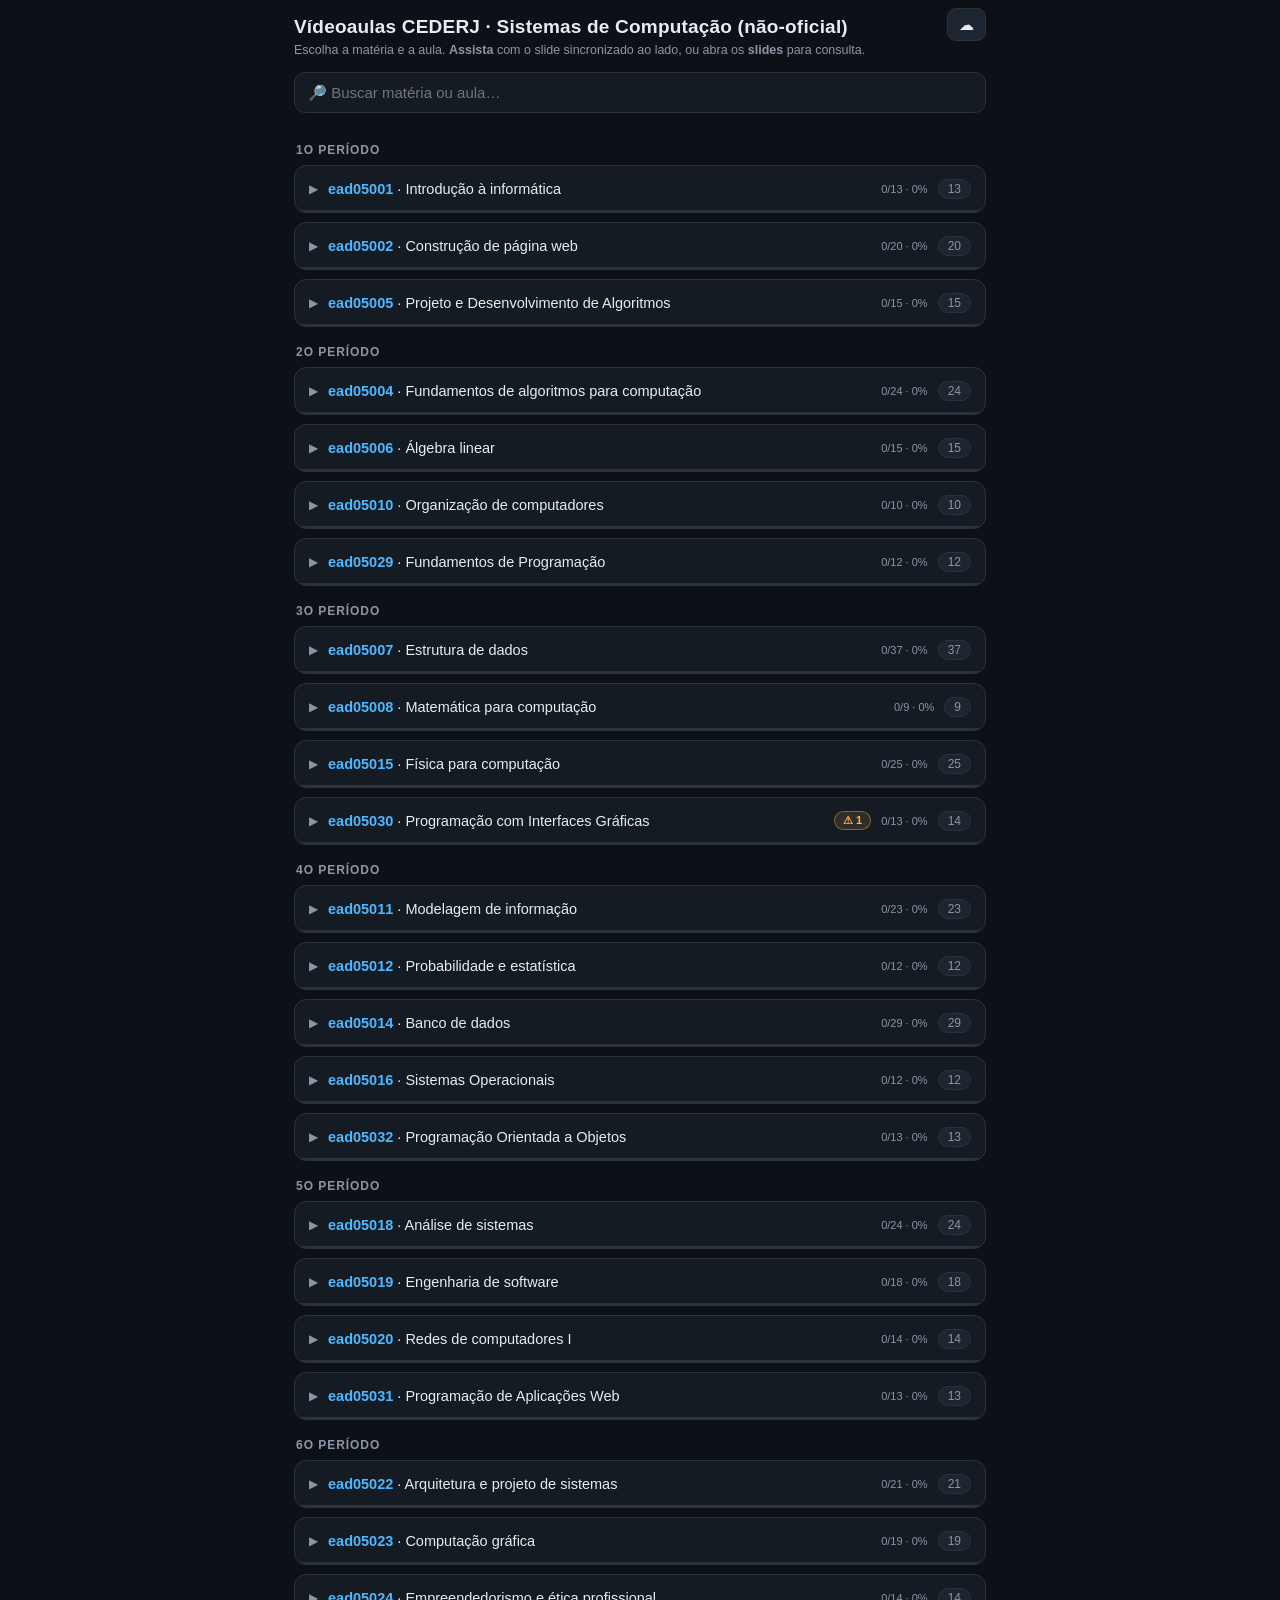
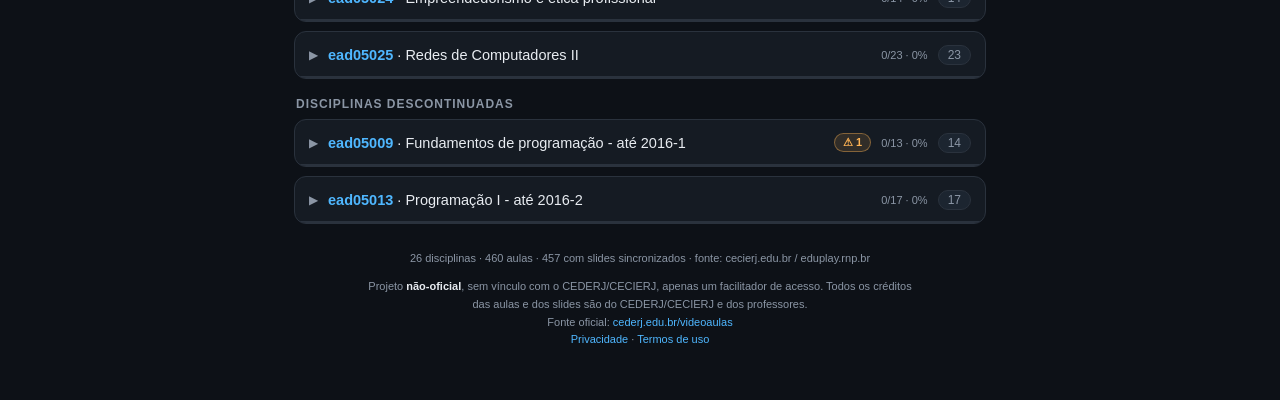
<file: docs/index.html>
<!DOCTYPE html>
<html lang="pt-BR">

<head>
  <meta charset="UTF-8">
  <meta name="viewport" content="width=device-width, initial-scale=1.0, viewport-fit=cover">
  <meta name="theme-color" content="#0d1117">
  <title>Vídeoaulas · CEDERJ</title>
  <link rel="stylesheet" href="assets/css/styles.css">
</head>

<body>
  <!-- ================= CATÁLOGO ================= -->
  <div id="catalog">
    <header class="top">
      <div class="titlebar">
        <h1>Vídeoaulas CEDERJ · Sistemas de Computação (não-oficial)</h1>
        <button id="syncBtn" title="Sincronizar progresso entre aparelhos" aria-label="Sincronizar"
          aria-expanded="false">☁</button>
      </div>
      <p class="sub">Escolha a matéria e a aula. <b>Assista</b> com o slide sincronizado ao lado, ou abra os
        <b>slides</b> para consulta.
      </p>
      <input class="search" id="search" type="text" placeholder="🔎 Buscar matéria ou aula…" autocomplete="off">
    </header>
    <div id="list"></div>
    <p class="foot" id="foot"></p>
    <p class="foot credit">
      Projeto <b>não-oficial</b>, sem vínculo com o CEDERJ/CECIERJ, apenas um facilitador de acesso.
      Todos os créditos das aulas e dos slides são do CEDERJ/CECIERJ e dos professores.<br>
      Fonte oficial: <a href="https://cederj.edu.br/videoaulas/" target="_blank" rel="noopener">cederj.edu.br/videoaulas</a><br>
      <a href="privacidade.html">Privacidade</a> · <a href="termos.html">Termos de uso</a>
    </p>
  </div>

  <script src="assets/js/core.js"></script>
  <script src="assets/js/store.js"></script>
  <script src="assets/js/sync-config.js"></script>
  <script src="assets/js/gdrive.js"></script>
  <script src="assets/js/catalog.js"></script>
  <script src="assets/js/syncui.js"></script>
</body>

</html>
</file>
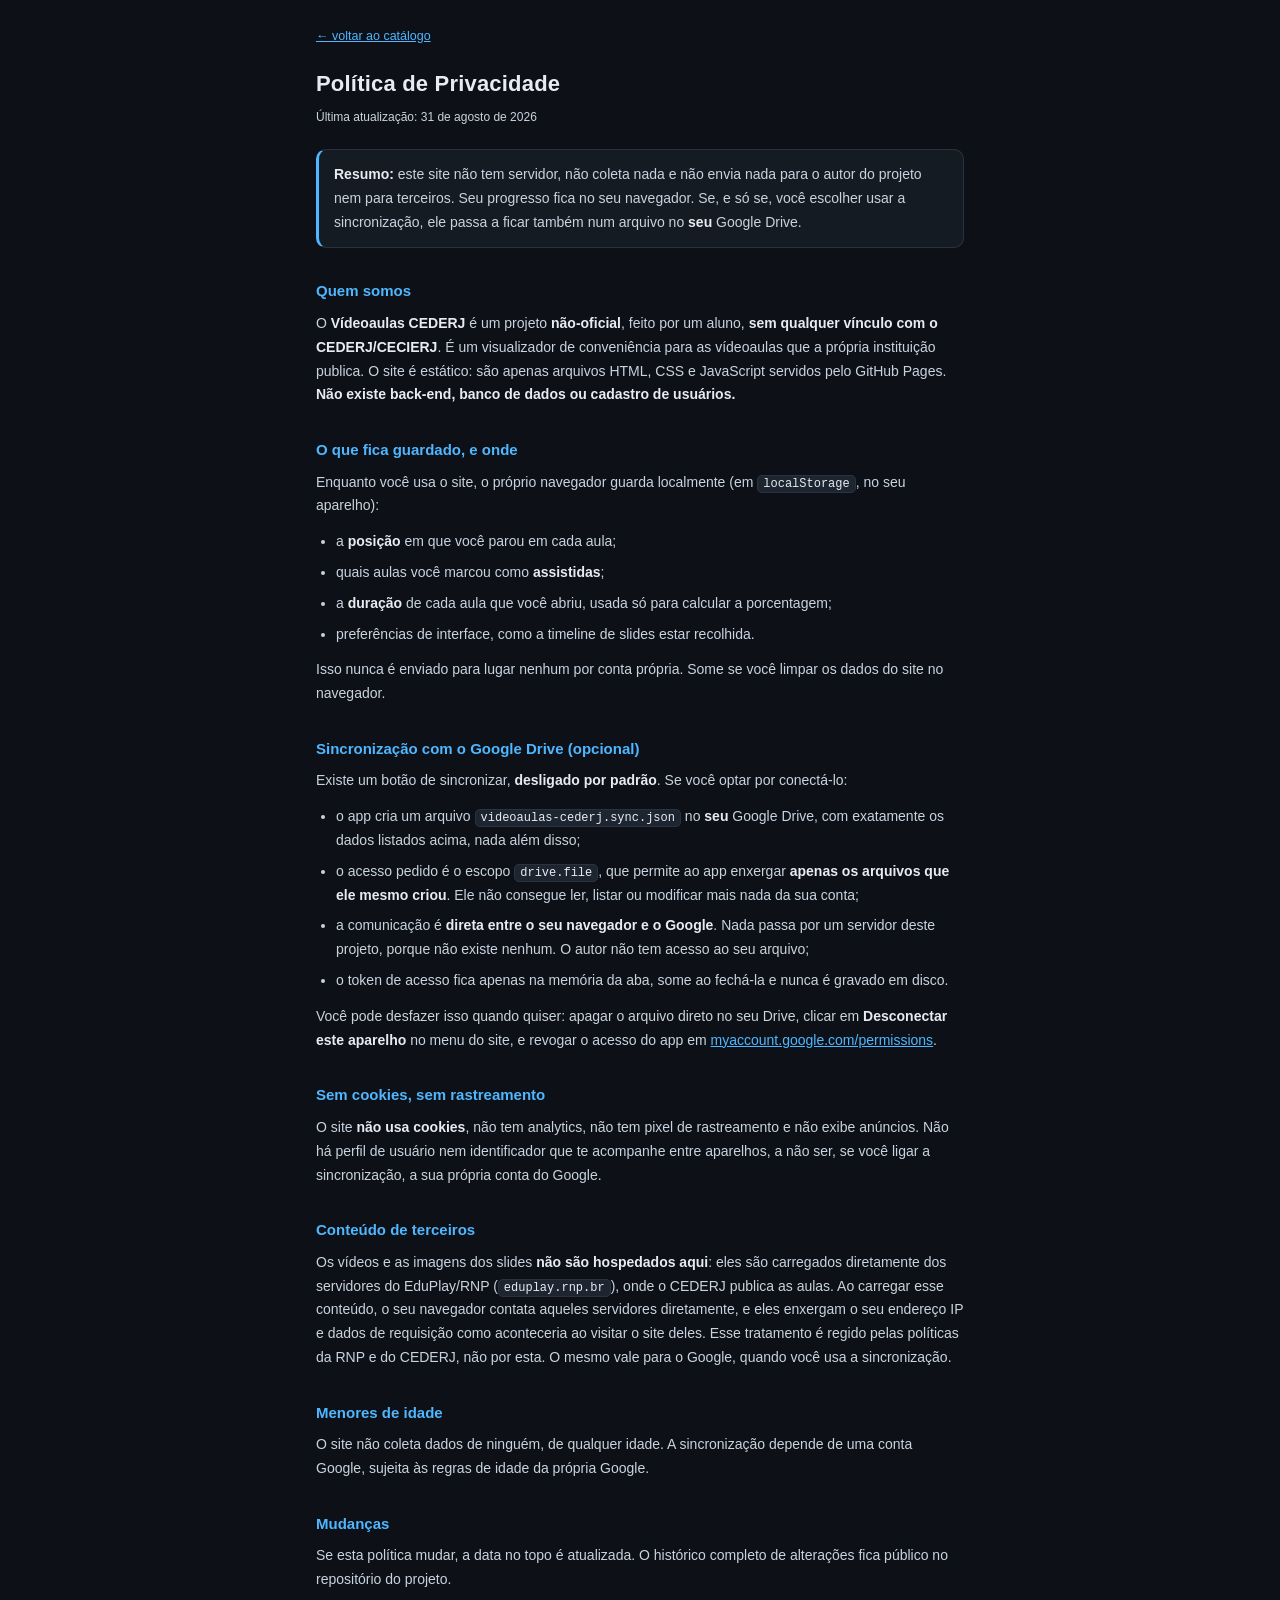
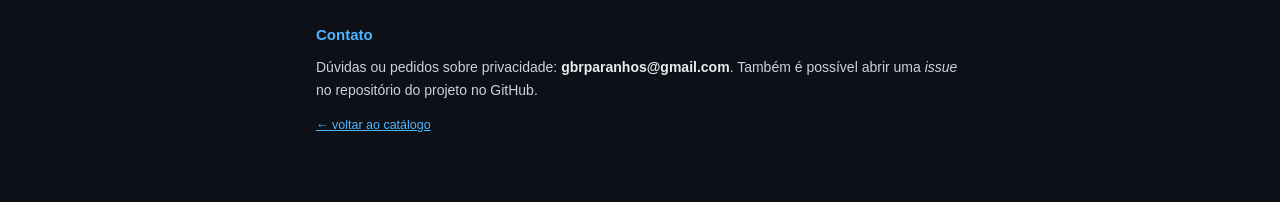
<file: docs/privacidade.html>
<!DOCTYPE html>
<html lang="pt-BR">

<head>
  <meta charset="UTF-8">
  <meta name="viewport" content="width=device-width, initial-scale=1.0, viewport-fit=cover">
  <meta name="theme-color" content="#0d1117">
  <title>Política de Privacidade · Vídeoaulas CEDERJ</title>
  <link rel="stylesheet" href="assets/css/styles.css">
</head>

<body>
  <div class="doc">
    <p class="doc-back"><a href="index.html">← voltar ao catálogo</a></p>
    <h1>Política de Privacidade</h1>
    <p class="doc-date">Última atualização: 31 de agosto de 2026</p>

    <div class="doc-tldr">
      <b>Resumo:</b> este site não tem servidor, não coleta nada e não envia nada para o autor
      do projeto nem para terceiros. Seu progresso fica no seu navegador. Se, e só se, você
      escolher usar a sincronização, ele passa a ficar também num arquivo no <b>seu</b> Google Drive.
    </div>

    <h2>Quem somos</h2>
    <p>
      O <b>Vídeoaulas CEDERJ</b> é um projeto <b>não-oficial</b>, feito por um aluno, <b>sem
      qualquer vínculo com o CEDERJ/CECIERJ</b>. É um visualizador de conveniência para as
      vídeoaulas que a própria instituição publica. O site é estático: são apenas arquivos
      HTML, CSS e JavaScript servidos pelo GitHub Pages. <b>Não existe back-end, banco de dados
      ou cadastro de usuários.</b>
    </p>

    <h2>O que fica guardado, e onde</h2>
    <p>
      Enquanto você usa o site, o próprio navegador guarda localmente (em
      <code>localStorage</code>, no seu aparelho):
    </p>
    <ul>
      <li>a <b>posição</b> em que você parou em cada aula;</li>
      <li>quais aulas você marcou como <b>assistidas</b>;</li>
      <li>a <b>duração</b> de cada aula que você abriu, usada só para calcular a porcentagem;</li>
      <li>preferências de interface, como a timeline de slides estar recolhida.</li>
    </ul>
    <p>
      Isso nunca é enviado para lugar nenhum por conta própria. Some se você limpar os dados do
      site no navegador.
    </p>

    <h2>Sincronização com o Google Drive (opcional)</h2>
    <p>
      Existe um botão de sincronizar, <b>desligado por padrão</b>. Se você optar por conectá-lo:
    </p>
    <ul>
      <li>
        o app cria um arquivo <code>videoaulas-cederj.sync.json</code> no <b>seu</b> Google Drive,
        com exatamente os dados listados acima, nada além disso;
      </li>
      <li>
        o acesso pedido é o escopo <code>drive.file</code>, que permite ao app enxergar
        <b>apenas os arquivos que ele mesmo criou</b>. Ele não consegue ler, listar ou modificar
        mais nada da sua conta;
      </li>
      <li>
        a comunicação é <b>direta entre o seu navegador e o Google</b>. Nada passa por um servidor
        deste projeto, porque não existe nenhum. O autor não tem acesso ao seu arquivo;
      </li>
      <li>
        o token de acesso fica apenas na memória da aba, some ao fechá-la e nunca é gravado em disco.
      </li>
    </ul>
    <p>
      Você pode desfazer isso quando quiser: apagar o arquivo direto no seu Drive, clicar em
      <b>Desconectar este aparelho</b> no menu do site, e revogar o acesso do app em
      <a href="https://myaccount.google.com/permissions" target="_blank" rel="noopener">
        myaccount.google.com/permissions</a>.
    </p>

    <h2>Sem cookies, sem rastreamento</h2>
    <p>
      O site <b>não usa cookies</b>, não tem analytics, não tem pixel de rastreamento e não exibe
      anúncios. Não há perfil de usuário nem identificador que te acompanhe entre aparelhos,
      a não ser, se você ligar a sincronização, a sua própria conta do Google.
    </p>

    <h2>Conteúdo de terceiros</h2>
    <p>
      Os vídeos e as imagens dos slides <b>não são hospedados aqui</b>: eles são carregados
      diretamente dos servidores do EduPlay/RNP (<code>eduplay.rnp.br</code>), onde o CEDERJ
      publica as aulas. Ao carregar esse conteúdo, o seu navegador contata aqueles servidores
      diretamente, e eles enxergam o seu endereço IP e dados de requisição como aconteceria ao
      visitar o site deles. Esse tratamento é regido pelas políticas da RNP e do CEDERJ, não por
      esta. O mesmo vale para o Google, quando você usa a sincronização.
    </p>

    <h2>Menores de idade</h2>
    <p>
      O site não coleta dados de ninguém, de qualquer idade. A sincronização depende de uma conta
      Google, sujeita às regras de idade da própria Google.
    </p>

    <h2>Mudanças</h2>
    <p>
      Se esta política mudar, a data no topo é atualizada. O histórico completo de alterações fica
      público no repositório do projeto.
    </p>

    <h2>Contato</h2>
    <p>
      Dúvidas ou pedidos sobre privacidade: <b>gbrparanhos@gmail.com</b>.
      Também é possível abrir uma <i>issue</i> no repositório do projeto no GitHub.
    </p>

    <p class="doc-back"><a href="index.html">← voltar ao catálogo</a></p>
  </div>
</body>

</html>
</file>
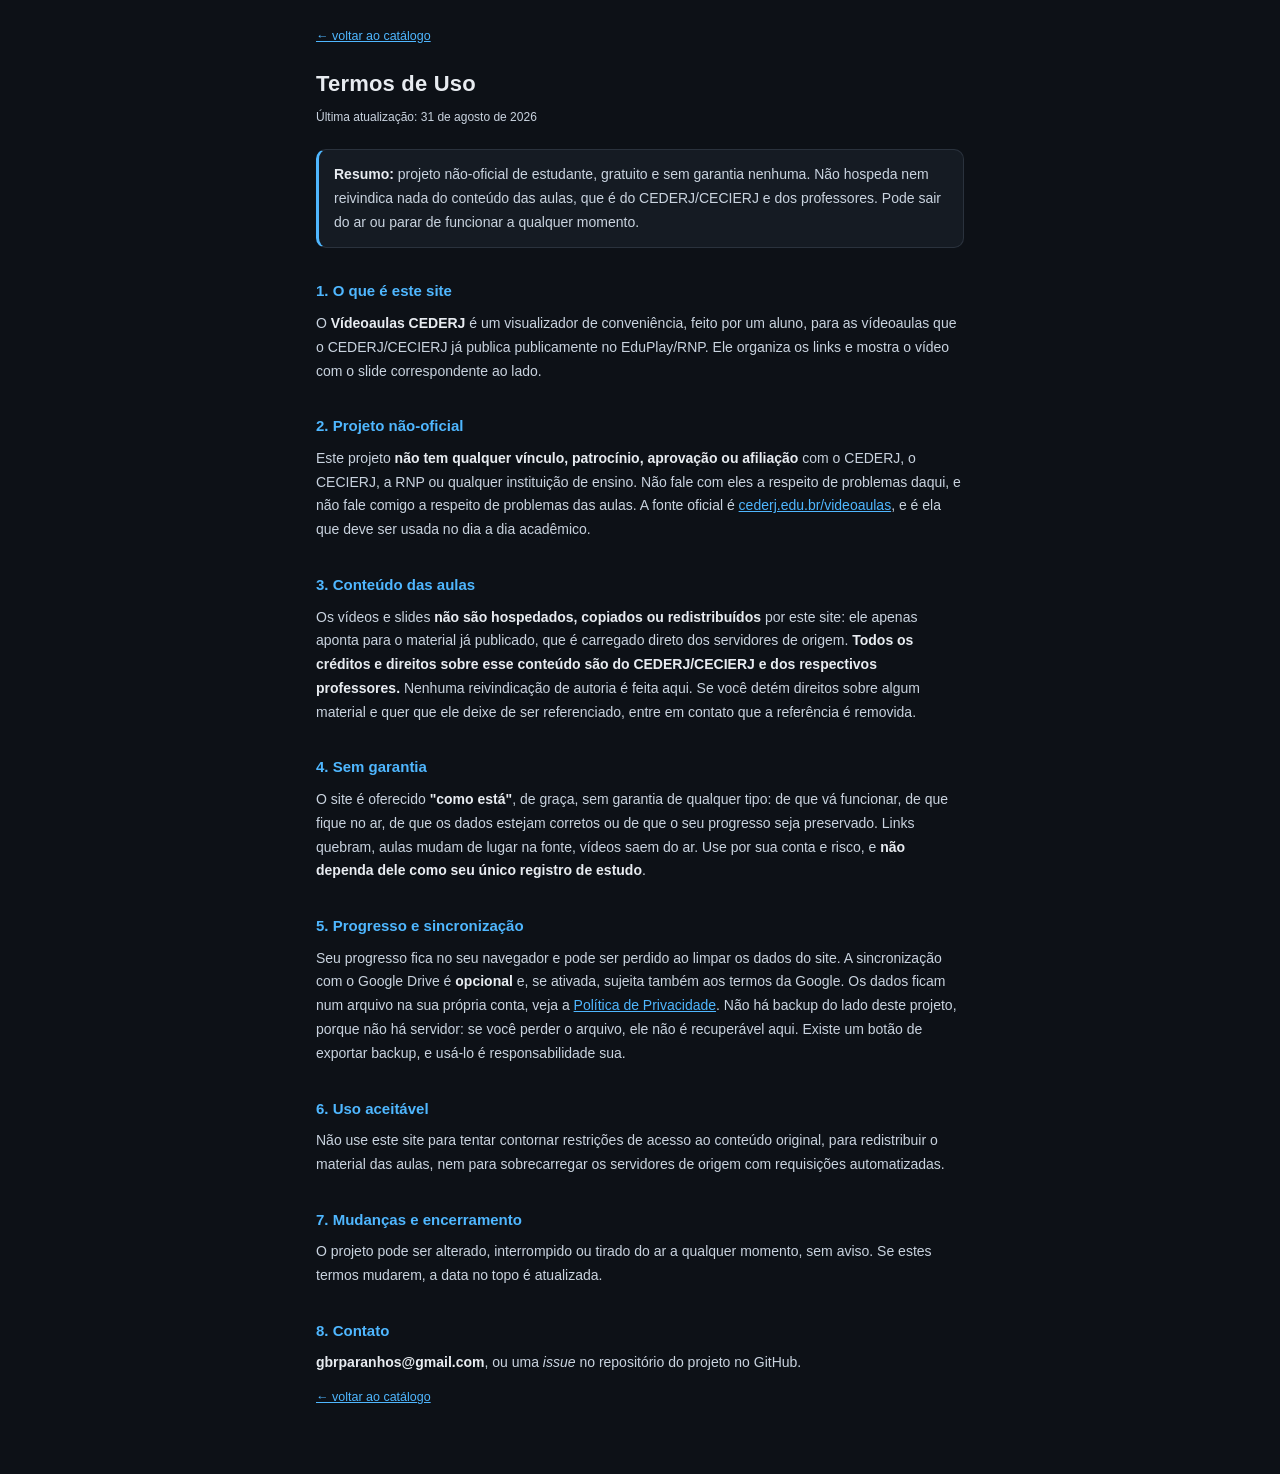
<file: docs/termos.html>
<!DOCTYPE html>
<html lang="pt-BR">

<head>
  <meta charset="UTF-8">
  <meta name="viewport" content="width=device-width, initial-scale=1.0, viewport-fit=cover">
  <meta name="theme-color" content="#0d1117">
  <title>Termos de Uso · Vídeoaulas CEDERJ</title>
  <link rel="stylesheet" href="assets/css/styles.css">
</head>

<body>
  <div class="doc">
    <p class="doc-back"><a href="index.html">← voltar ao catálogo</a></p>
    <h1>Termos de Uso</h1>
    <p class="doc-date">Última atualização: 31 de agosto de 2026</p>

    <div class="doc-tldr">
      <b>Resumo:</b> projeto não-oficial de estudante, gratuito e sem garantia nenhuma. Não
      hospeda nem reivindica nada do conteúdo das aulas, que é do CEDERJ/CECIERJ e dos professores.
      Pode sair do ar ou parar de funcionar a qualquer momento.
    </div>

    <h2>1. O que é este site</h2>
    <p>
      O <b>Vídeoaulas CEDERJ</b> é um visualizador de conveniência, feito por um aluno, para as
      vídeoaulas que o CEDERJ/CECIERJ já publica publicamente no EduPlay/RNP. Ele organiza os
      links e mostra o vídeo com o slide correspondente ao lado.
    </p>

    <h2>2. Projeto não-oficial</h2>
    <p>
      Este projeto <b>não tem qualquer vínculo, patrocínio, aprovação ou afiliação</b> com o
      CEDERJ, o CECIERJ, a RNP ou qualquer instituição de ensino. Não fale com eles a respeito de
      problemas daqui, e não fale comigo a respeito de problemas das aulas. A fonte oficial é
      <a href="https://cederj.edu.br/videoaulas/" target="_blank" rel="noopener">cederj.edu.br/videoaulas</a>,
      e é ela que deve ser usada no dia a dia acadêmico.
    </p>

    <h2>3. Conteúdo das aulas</h2>
    <p>
      Os vídeos e slides <b>não são hospedados, copiados ou redistribuídos</b> por este site: ele
      apenas aponta para o material já publicado, que é carregado direto dos servidores de origem.
      <b>Todos os créditos e direitos sobre esse conteúdo são do CEDERJ/CECIERJ e dos respectivos
      professores.</b> Nenhuma reivindicação de autoria é feita aqui. Se você detém direitos sobre
      algum material e quer que ele deixe de ser referenciado, entre em contato que a referência é
      removida.
    </p>

    <h2>4. Sem garantia</h2>
    <p>
      O site é oferecido <b>"como está"</b>, de graça, sem garantia de qualquer tipo: de que vá
      funcionar, de que fique no ar, de que os dados estejam corretos ou de que o seu progresso
      seja preservado. Links quebram, aulas mudam de lugar na fonte, vídeos saem do ar. Use por
      sua conta e risco, e <b>não dependa dele como seu único registro de estudo</b>.
    </p>

    <h2>5. Progresso e sincronização</h2>
    <p>
      Seu progresso fica no seu navegador e pode ser perdido ao limpar os dados do site. A
      sincronização com o Google Drive é <b>opcional</b> e, se ativada, sujeita também aos termos
      da Google. Os dados ficam num arquivo na sua própria conta, veja a
      <a href="privacidade.html">Política de Privacidade</a>. Não há backup do lado deste projeto,
      porque não há servidor: se você perder o arquivo, ele não é recuperável aqui. Existe um
      botão de exportar backup, e usá-lo é responsabilidade sua.
    </p>

    <h2>6. Uso aceitável</h2>
    <p>
      Não use este site para tentar contornar restrições de acesso ao conteúdo original, para
      redistribuir o material das aulas, nem para sobrecarregar os servidores de origem com
      requisições automatizadas.
    </p>

    <h2>7. Mudanças e encerramento</h2>
    <p>
      O projeto pode ser alterado, interrompido ou tirado do ar a qualquer momento, sem aviso. Se
      estes termos mudarem, a data no topo é atualizada.
    </p>

    <h2>8. Contato</h2>
    <p>
      <b>gbrparanhos@gmail.com</b>, ou uma <i>issue</i> no repositório do projeto no GitHub.
    </p>

    <p class="doc-back"><a href="index.html">← voltar ao catálogo</a></p>
  </div>
</body>

</html>
</file>
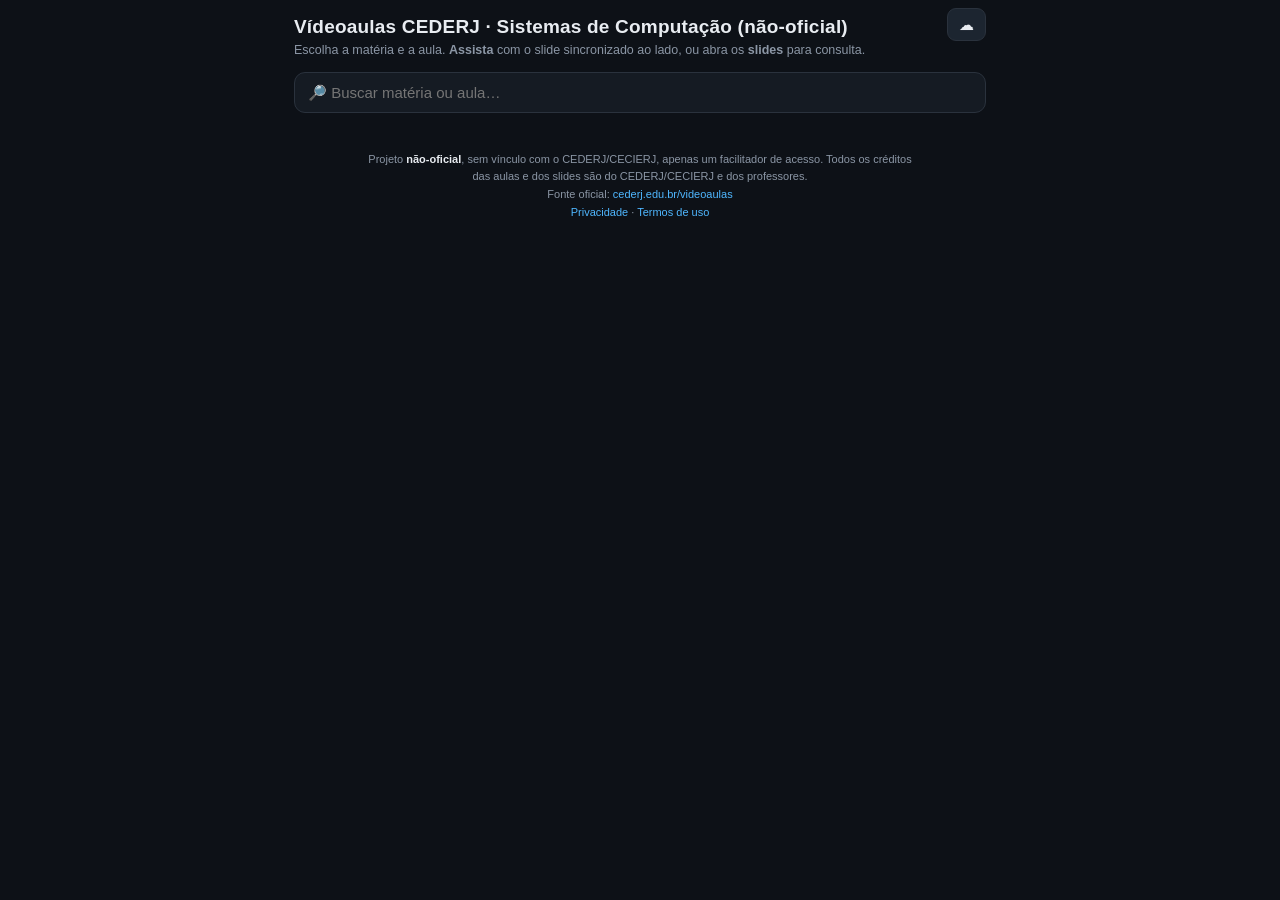
<file: docs/pages/player.html>
<!DOCTYPE html>
<html lang="pt-BR">

<head>
  <meta charset="UTF-8">
  <meta name="viewport" content="width=device-width, initial-scale=1.0, viewport-fit=cover">
  <meta name="theme-color" content="#000000">
  <title>CEDERJ · Player</title>
  <link rel="stylesheet" href="../assets/css/styles.css">
</head>

<body>
  <!-- ================= PLAYER ================= -->
  <div id="viewer" class="active">
    <div id="vbar">
      <button id="prevBtn" title="Aula anterior" aria-label="Aula anterior">◀</button>
      <span id="vtitle"></span>
      <button id="nextBtn" title="Próxima aula" aria-label="Próxima aula">▶</button>
      <label id="doneWrap" title="Marcar esta aula como assistida">
        <input type="checkbox" id="doneChk"><span>Assistida</span>
      </label>
      <button id="stripBtn" title="Ocultar timeline de slides" aria-pressed="false">▦ Timeline</button>
      <button id="fsBtn">⛶ Tela cheia</button>
      <button id="exitBtn" title="Voltar ao catálogo" aria-label="Voltar ao catálogo">✕</button>
    </div>
    <div id="stage">
      <div id="vidPane">
        <video id="vid" playsinline preload="metadata" controls></video>
        <iframe id="vframe" allow="autoplay; fullscreen; picture-in-picture" allowfullscreen
          style="display:none"></iframe>
      </div>
      <div id="slidePane">
        <span id="slideBadge">–</span>
        <img id="slideImg" alt="slide">
        <div id="noSlide" style="display:none"></div>
      </div>
    </div>
    <div id="vstrip"></div>
    <div id="fallnote" class="hidden"></div>
  </div>

  <script src="../assets/js/core.js"></script>
  <script src="../assets/js/store.js"></script>
  <script src="../assets/js/player.js"></script>
</body>

</html>
</file>
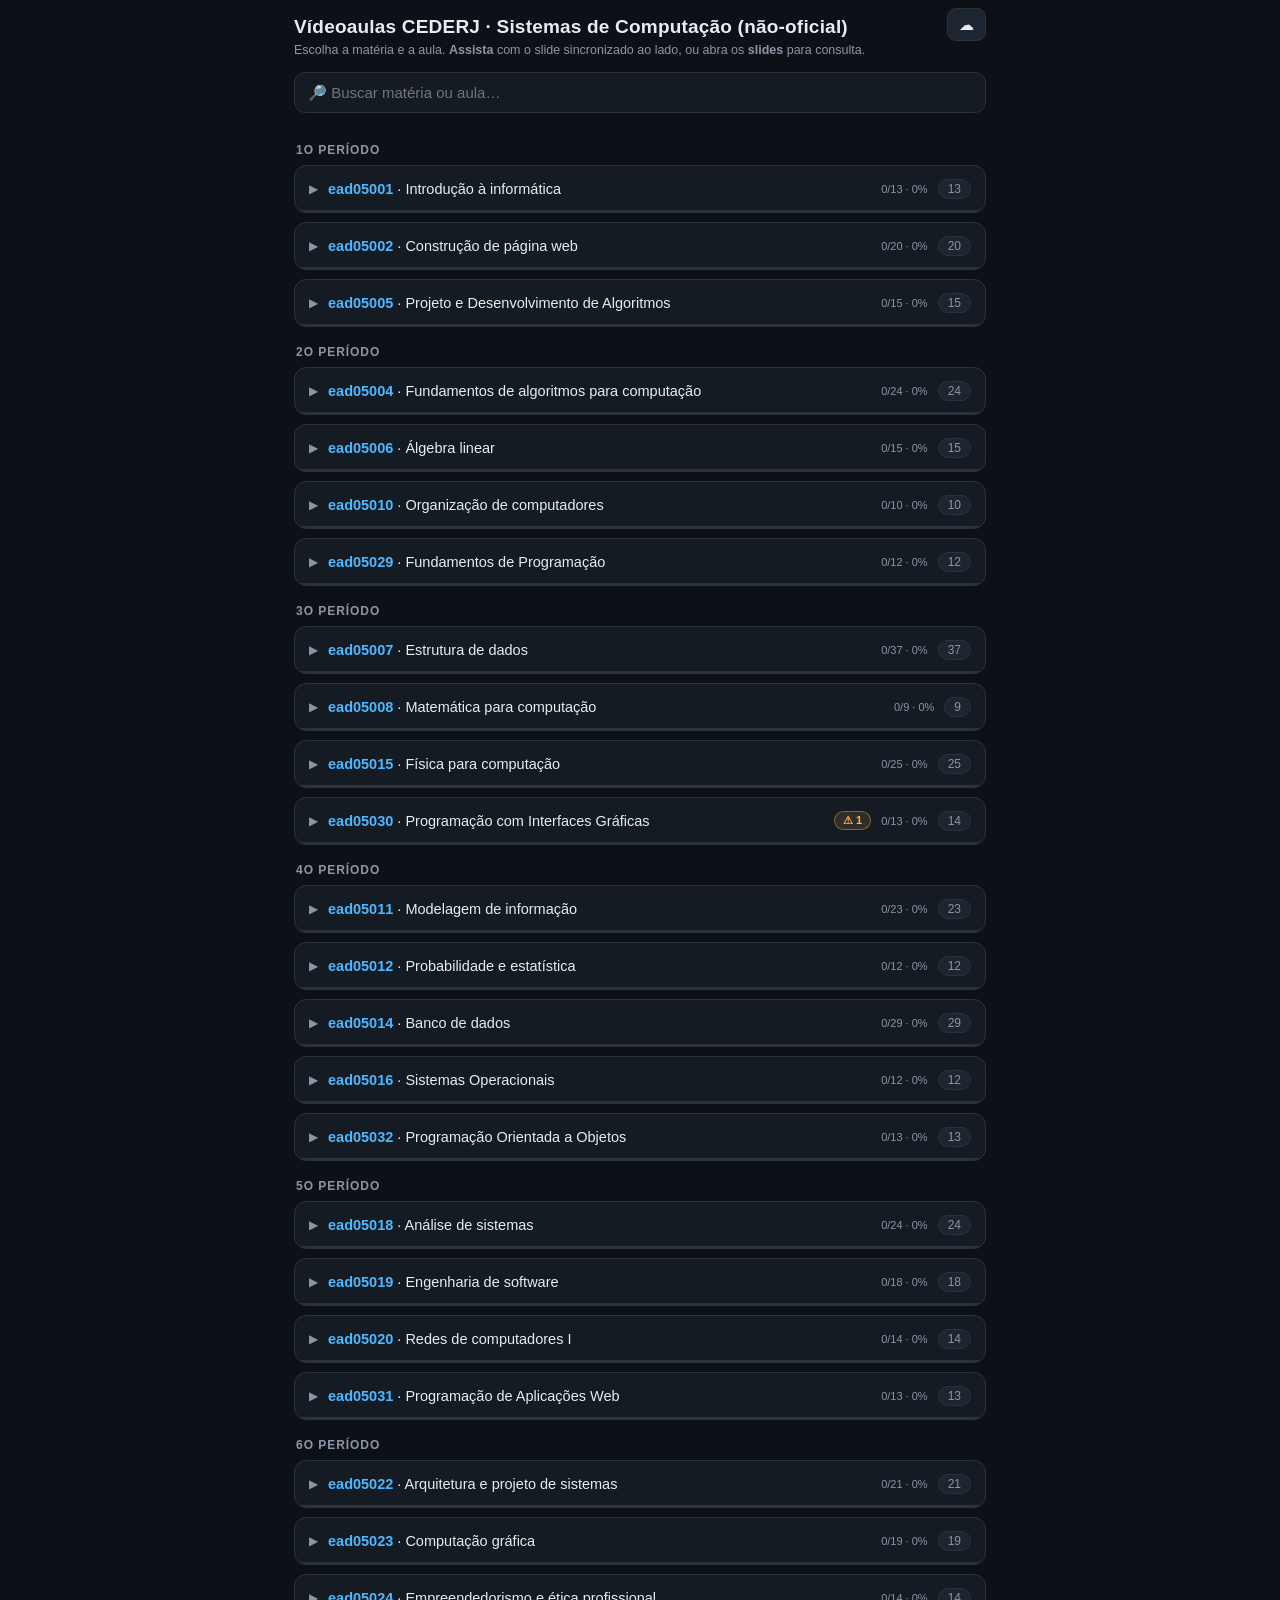
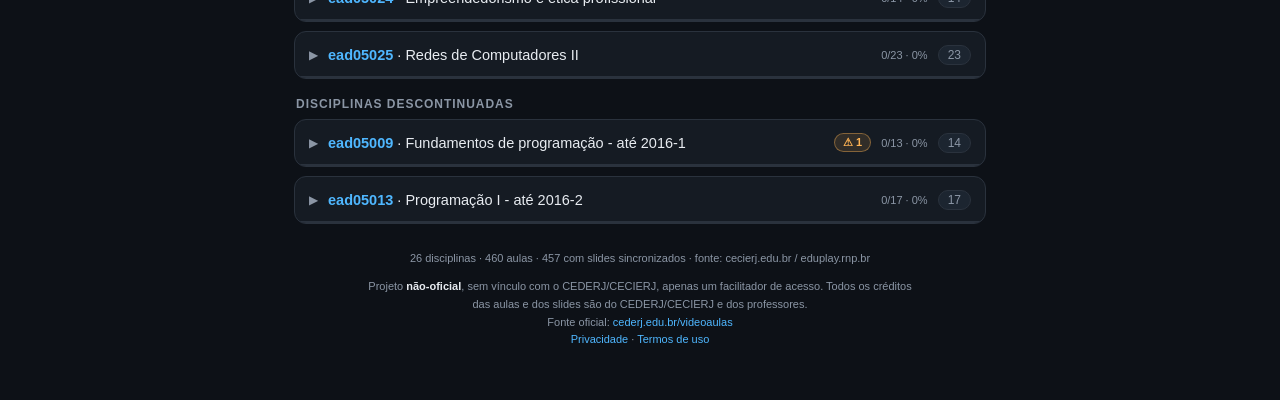
<file: docs/pages/slides.html>
<!DOCTYPE html>
<html lang="pt-BR">

<head>
  <meta charset="UTF-8">
  <meta name="viewport" content="width=device-width, initial-scale=1.0, viewport-fit=cover">
  <meta name="theme-color" content="#0d1117">
  <title>CEDERJ · Slides</title>
  <link rel="stylesheet" href="../assets/css/styles.css">
</head>

<body>
  <!-- ================= GALERIA DE SLIDES ================= -->
  <div id="gallery" class="active">
    <div id="gbar">
      <span id="gtitle"></span>
      <button id="gwatch">▶ Assistir</button>
      <button id="gExit" title="Voltar ao catálogo" aria-label="Voltar ao catálogo">✕</button>
    </div>
    <div id="gscroll"></div>
  </div>

  <script src="../assets/js/core.js"></script>
  <script src="../assets/js/gallery.js"></script>
</body>

</html>
</file>
<file: docs/assets/css/styles.css>
:root {
      --bg: #0d1117;
      --panel: #151b23;
      --panel2: #1c2530;
      --line: #2a323d;
      --ink: #e8ecf1;
      --muted: #8b96a5;
      --accent: #4fb7ff;
      --accent-ink: #04121c;
      --ok: #67d59a;
      --warn: #ffb454;
      --radius: 14px;
    }

    * {
      box-sizing: border-box;
      -webkit-tap-highlight-color: transparent;
    }

    html,
    body {
      margin: 0;
      padding: 0;
      min-height: 100%;
      background: var(--bg);
      color: var(--ink);
      font-family: -apple-system, BlinkMacSystemFont, "Segoe UI", Roboto, Helvetica, Arial, sans-serif;
    }

    /* ---------- CATÁLOGO ---------- */
    #catalog {
      max-width: 720px;
      margin: 0 auto;
      padding: 20px 14px calc(40px + env(safe-area-inset-bottom));
    }

    header.top {
      position: sticky;
      top: 0;
      z-index: 5;
      background: linear-gradient(var(--bg) 70%, rgba(13, 17, 23, 0));
      padding: 8px 0 12px;
      margin: -20px 0 6px;
    }

    h1 {
      font-size: 19px;
      margin: 6px 0 2px;
      letter-spacing: .2px;
    }

    .sub {
      color: var(--muted);
      font-size: 12.5px;
      line-height: 1.5;
      margin: 0 0 12px;
    }

    .search {
      width: 100%;
      background: var(--panel);
      border: 1px solid var(--line);
      color: var(--ink);
      border-radius: 11px;
      padding: 11px 13px;
      font-size: 15px;
      font-family: inherit;
    }

    .search:focus {
      outline: 2px solid var(--accent);
      outline-offset: 1px;
    }

    .period {
      margin-top: 18px;
    }

    .period>h2 {
      font-size: 12px;
      color: var(--muted);
      text-transform: uppercase;
      letter-spacing: .08em;
      margin: 0 0 8px 2px;
      font-weight: 600;
    }

    details.disc {
      background: var(--panel);
      border: 1px solid var(--line);
      border-radius: 12px;
      margin-bottom: 9px;
      overflow: hidden;
    }

    details.disc>summary {
      position: relative;
      /* âncora da .disc-bar */
      cursor: pointer;
      list-style: none;
      padding: 13px 14px;
      display: flex;
      align-items: center;
      gap: 10px;
      font-size: 14.5px;
    }

    details.disc>summary::-webkit-details-marker {
      display: none;
    }

    .chev {
      color: var(--muted);
      transition: transform .18s;
      flex: 0 0 auto;
      font-size: 12px;
    }

    details.disc[open] .chev {
      transform: rotate(90deg);
    }

    .disc-name {
      flex: 1;
      min-width: 0;
    }

    .disc-code {
      color: var(--accent);
      font-weight: 600;
    }

    .disc-count {
      color: var(--muted);
      font-size: 12px;
      background: var(--panel2);
      border: 1px solid var(--line);
      padding: 2px 9px;
      border-radius: 20px;
      flex: 0 0 auto;
    }

    .disc-warn {
      color: var(--warn);
      font-size: 11px;
      background: rgba(255, 180, 84, .12);
      border: 1px solid rgba(255, 180, 84, .4);
      padding: 2px 8px;
      border-radius: 20px;
      flex: 0 0 auto;
      font-weight: 600;
    }

    .lessons {
      border-top: 1px solid var(--line);
    }

    .lesson {
      display: flex;
      align-items: center;
      gap: 10px;
      padding: 10px 12px 10px 14px;
      border-top: 1px solid var(--line);
      font-size: 14px;
    }

    .lesson:first-child {
      border-top: none;
    }

    .lesson .num {
      flex: 0 0 auto;
      width: 34px;
      height: 34px;
      border-radius: 9px;
      background: var(--panel2);
      border: 1px solid var(--line);
      display: flex;
      align-items: center;
      justify-content: center;
      font-size: 12.5px;
      font-variant-numeric: tabular-nums;
    }

    .lesson .lbl {
      flex: 1;
      min-width: 0;
      cursor: pointer;
    }

    .lesson .lbl small {
      display: block;
      color: var(--muted);
      font-size: 10.5px;
      margin-top: 1px;
    }

    .lesson .lbl small.slides {
      color: var(--ok);
    }

    .lesson .lbl small.warn {
      color: var(--warn);
      font-weight: 600;
    }

    .lesson .lbl small .alt {
      color: var(--muted);
    }

    .lesson.broken {
      box-shadow: inset 3px 0 0 var(--warn);
      background: rgba(255, 180, 84, .05);
    }

    .lesson.broken .num {
      border-color: rgba(255, 180, 84, .5);
      color: var(--warn);
    }

    .act {
      flex: 0 0 auto;
      border: 1px solid var(--line);
      background: var(--panel2);
      color: var(--ink);
      border-radius: 9px;
      padding: 8px 11px;
      font-size: 12.5px;
      font-family: inherit;
      cursor: pointer;
      line-height: 1;
    }

    .act:active {
      transform: scale(.95);
    }

    .act.play {
      background: var(--accent);
      color: var(--accent-ink);
      border-color: var(--accent);
      font-weight: 600;
    }

    .act.slides[disabled] {
      opacity: .28;
      pointer-events: none;
    }

    .empty {
      color: var(--muted);
      font-size: 13.5px;
      text-align: center;
      padding: 40px 10px;
    }

    .foot {
      color: var(--muted);
      font-size: 11px;
      text-align: center;
      margin-top: 26px;
      line-height: 1.6;
    }

    .foot.credit {
      margin-top: 10px;
      max-width: 560px;
      margin-left: auto;
      margin-right: auto;
    }

    .foot.credit b {
      color: var(--ink);
      font-weight: 600;
    }

    .foot a {
      color: var(--accent);
      text-decoration: none;
    }

    .foot a:hover {
      text-decoration: underline;
    }

    /* ---------- PLAYER (vídeo próprio + slide sincronizado) ---------- */
    #viewer {
      display: none;
      position: fixed;
      inset: 0;
      background: #000;
      flex-direction: column;
      z-index: 50;
    }

    #viewer.active {
      display: flex;
    }

    #vbar {
      flex: 0 0 auto;
      display: flex;
      align-items: center;
      gap: 8px;
      padding: 8px 10px;
      padding-top: calc(8px + env(safe-area-inset-top));
      background: #0c0f14;
      border-bottom: 1px solid #1e252f;
    }

    #vtitle {
      flex: 1;
      min-width: 0;
      font-size: 13px;
      color: #dfe8f2;
      white-space: nowrap;
      overflow: hidden;
      text-overflow: ellipsis;
    }

    #vbar button {
      background: #1c2530;
      color: var(--ink);
      border: 1px solid #2a323d;
      border-radius: 9px;
      padding: 9px 12px;
      font-size: 13px;
      font-family: inherit;
      cursor: pointer;
      line-height: 1;
      flex: 0 0 auto;
    }

    #vbar button:active {
      transform: scale(.96);
    }

    #vbar button:disabled {
      opacity: .3;
      pointer-events: none;
    }

    /* botões de navegação entre aulas (◀ ▶) — compactos, só ícone */
    #prevBtn,
    #nextBtn {
      padding: 9px 11px;
      font-size: 14px;
    }

    /* botão de colapsar/descolapsar a timeline de slides */
    #stripBtn[aria-pressed="true"] {
      background: var(--panel);
      color: var(--muted);
    }

    #fsBtn {
      background: var(--accent);
      color: var(--accent-ink);
      border-color: var(--accent);
      font-weight: 600;
    }

    #stage {
      flex: 1 1 auto;
      min-height: 0;
      display: flex;
      background: #000;
    }

    #vidPane,
    #slidePane {
      flex: 1 1 50%;
      min-width: 0;
      min-height: 0;
      position: relative;
      background: #000;
      display: flex;
      align-items: center;
      justify-content: center;
      overflow: hidden;
    }

    #vidPane video {
      width: 100%;
      height: 100%;
      object-fit: contain;
      background: #000;
      display: block;
    }

    #vidPane iframe {
      position: absolute;
      inset: 0;
      width: 100%;
      height: 100%;
      border: 0;
    }

    #slidePane {
      background: #0a0a0a;
    }

    #slidePane img {
      max-width: 100%;
      max-height: 100%;
      object-fit: contain;
      display: block;
    }

    #slideBadge {
      position: absolute;
      top: 8px;
      left: 10px;
      font-size: 11px;
      background: rgba(0, 0, 0, .6);
      padding: 4px 9px;
      border-radius: 20px;
      color: #cfe3f5;
      font-variant-numeric: tabular-nums;
    }

    #noSlide {
      color: #667;
      font-size: 13px;
      padding: 20px;
      text-align: center;
      line-height: 1.5;
    }

    /* retrato: empilha vídeo em cima, slide embaixo */
    @media (orientation:portrait) {
      #stage {
        flex-direction: column;
      }
    }

    #vstrip {
      flex: 0 0 auto;
      background: #0c0f14;
      border-top: 1px solid #1e252f;
      display: flex;
      gap: 6px;
      overflow-x: auto;
      padding: 7px 8px;
      scrollbar-width: thin;
    }

    #vstrip::-webkit-scrollbar {
      height: 5px;
    }

    #vstrip::-webkit-scrollbar-thumb {
      background: #333;
      border-radius: 3px;
    }

    #vstrip.hidden {
      display: none;
    }

    .thumb {
      flex: 0 0 auto;
      width: 96px;
      border: 2px solid transparent;
      border-radius: 7px;
      overflow: hidden;
      background: #000;
      cursor: pointer;
      position: relative;
    }

    .thumb img {
      width: 100%;
      height: 54px;
      object-fit: cover;
      display: block;
    }

    .thumb .tt {
      font-size: 9px;
      color: var(--muted);
      text-align: center;
      padding: 2px 0;
      font-variant-numeric: tabular-nums;
    }

    .thumb .tn {
      position: absolute;
      top: 2px;
      left: 2px;
      font-size: 9px;
      background: rgba(0, 0, 0, .7);
      color: #cfe3f5;
      padding: 1px 5px;
      border-radius: 10px;
    }

    .thumb.active {
      border-color: var(--accent);
    }

    #fallnote {
      flex: 0 0 auto;
      font-size: 11px;
      color: var(--warn);
      text-align: center;
      padding: 6px 12px calc(6px + env(safe-area-inset-bottom));
      background: #0c0f14;
      line-height: 1.4;
    }

    #fallnote.hidden {
      display: none;
    }

    /* ---------- GALERIA DE SLIDES ---------- */
    #gallery {
      display: none;
      position: fixed;
      inset: 0;
      background: #0d1117;
      z-index: 60;
      flex-direction: column;
    }

    #gallery.active {
      display: flex;
    }

    #gbar {
      flex: 0 0 auto;
      display: flex;
      align-items: center;
      gap: 8px;
      padding: 8px 10px;
      padding-top: calc(8px + env(safe-area-inset-top));
      background: #0c0f14;
      border-bottom: 1px solid #1e252f;
    }

    #gtitle {
      flex: 1;
      min-width: 0;
      font-size: 13px;
      color: #dfe8f2;
      white-space: nowrap;
      overflow: hidden;
      text-overflow: ellipsis;
    }

    #gtitle small {
      color: var(--muted);
    }

    #gbar button {
      background: #1c2530;
      color: var(--ink);
      border: 1px solid #2a323d;
      border-radius: 9px;
      padding: 9px 12px;
      font-size: 13px;
      font-family: inherit;
      cursor: pointer;
      line-height: 1;
      flex: 0 0 auto;
    }

    #gwatch {
      background: var(--accent);
      color: var(--accent-ink);
      border-color: var(--accent);
      font-weight: 600;
    }

    #gscroll {
      flex: 1 1 auto;
      min-height: 0;
      overflow-y: auto;
      padding: 12px 10px calc(30px + env(safe-area-inset-bottom));
      -webkit-overflow-scrolling: touch;
    }

    .gslide {
      max-width: 900px;
      margin: 0 auto 16px;
      background: #000;
      border: 1px solid var(--line);
      border-radius: 10px;
      overflow: hidden;
    }

    .gslide .cap {
      display: flex;
      justify-content: space-between;
      align-items: center;
      padding: 7px 12px;
      font-size: 11.5px;
      color: var(--muted);
      background: var(--panel);
    }

    .gslide .cap b {
      color: var(--ink);
      font-weight: 600;
    }

    .gslide .cap .ts {
      font-variant-numeric: tabular-nums;
      color: var(--accent);
    }

    .gslide img {
      width: 100%;
      display: block;
      background: #fff;
    }

    /* ---------- SYNC (menu ☁ do catálogo) ---------- */
    .titlebar {
      display: flex;
      align-items: center;
      gap: 8px;
      position: relative;
      /* âncora do #syncPanel */
    }

    .titlebar h1 {
      flex: 1 1 auto;
      min-width: 0;
    }

    #syncBtn {
      flex: 0 0 auto;
      border: 1px solid var(--line);
      background: var(--panel2);
      color: var(--ink);
      border-radius: 9px;
      padding: 8px 11px;
      font-size: 15px;
      font-family: inherit;
      line-height: 1;
      cursor: pointer;
    }

    #syncBtn:active {
      transform: scale(.95);
    }

    #syncBtn.spin {
      animation: syncpulse 1s ease-in-out infinite;
    }

    @keyframes syncpulse {

      0%,
      100% {
        opacity: 1;
      }

      50% {
        opacity: .35;
      }
    }

    #syncPanel {
      position: absolute;
      right: 0;
      top: 100%;
      margin-top: 6px;
      z-index: 20;
      width: min(320px, calc(100vw - 28px));
      background: var(--panel);
      border: 1px solid var(--line);
      border-radius: var(--radius);
      padding: 14px;
      box-shadow: 0 14px 34px rgba(0, 0, 0, .5);
      display: flex;
      flex-direction: column;
      gap: 10px;
    }

    #syncPanel[hidden] {
      display: none;
    }

    .sync-state {
      margin: 0;
      font-size: 13px;
      color: var(--ink);
    }

    .sync-state.ok::before {
      content: "● ";
      color: var(--ok);
    }

    .sync-state.warn {
      color: var(--warn);
    }

    .sync-state small {
      color: var(--muted);
    }

    .sync-note {
      margin: 0;
      font-size: 11.5px;
      line-height: 1.5;
      color: var(--muted);
    }

    .sync-note code {
      background: var(--panel2);
      border: 1px solid var(--line);
      border-radius: 5px;
      padding: 1px 4px;
      font-size: 10.5px;
      color: var(--ink);
    }

    .sync-check {
      display: flex;
      align-items: center;
      gap: 8px;
      font-size: 12.5px;
      color: var(--muted);
      cursor: pointer;
    }

    .sync-check input {
      accent-color: var(--accent);
      width: 16px;
      height: 16px;
    }

    .sync-sep {
      border: 0;
      border-top: 1px solid var(--line);
      margin: 2px 0;
      width: 100%;
    }

    .sync-row {
      display: flex;
      gap: 8px;
    }

    .sync-row .act {
      flex: 1 1 0;
      text-align: center;
    }

    .sync-link {
      border: 0;
      background: none;
      color: var(--muted);
      font-family: inherit;
      font-size: 11.5px;
      text-decoration: underline;
      cursor: pointer;
      padding: 2px 0;
      align-self: flex-start;
    }

    /* progresso da aula no catálogo — é o que torna o sync visível */
    .lesson .lbl small.resume {
      color: var(--accent);
      font-variant-numeric: tabular-nums;
    }

    /* ---------- TOAST ---------- */
    #toast {
      position: fixed;
      left: 50%;
      bottom: calc(18px + env(safe-area-inset-bottom));
      transform: translate(-50%, 16px);
      z-index: 60;
      max-width: min(420px, calc(100vw - 28px));
      background: var(--panel2);
      border: 1px solid var(--line);
      color: var(--ink);
      border-radius: 10px;
      padding: 11px 15px;
      font-size: 12.5px;
      line-height: 1.4;
      box-shadow: 0 10px 28px rgba(0, 0, 0, .5);
      opacity: 0;
      pointer-events: none;
      transition: opacity .18s ease, transform .18s ease;
    }

    #toast.show {
      opacity: 1;
      transform: translate(-50%, 0);
    }

    #toast.ok {
      border-color: rgba(103, 213, 154, .5);
    }

    #toast.err {
      border-color: rgba(255, 180, 84, .6);
      color: var(--warn);
    }

    /* ---------- PROGRESSO (aula assistida / % da matéria) ---------- */
    .disc-prog {
      color: var(--muted);
      font-size: 11px;
      font-variant-numeric: tabular-nums;
      flex: 0 0 auto;
    }

    details.disc.completa .disc-prog {
      color: var(--ok);
      font-weight: 600;
    }

    /* barra fina no rodapé do cabeçalho da disciplina */
    .disc-bar {
      position: absolute;
      left: 0;
      right: 0;
      bottom: 0;
      height: 2px;
      background: var(--line);
    }

    .disc-bar>i {
      display: block;
      height: 100%;
      width: 0;
      background: var(--ok);
      transition: width .25s ease;
    }

    .lesson .lbl small.done {
      color: var(--ok);
      font-weight: 600;
    }

    .lesson.watched .num {
      border-color: rgba(103, 213, 154, .45);
      color: var(--ok);
    }

    /* botão de marcar assistida na listagem */
    .act.done {
      padding: 8px 10px;
      color: var(--muted);
      font-weight: 700;
    }

    .act.done[aria-pressed="true"] {
      background: rgba(103, 213, 154, .16);
      border-color: rgba(103, 213, 154, .55);
      color: var(--ok);
    }

    /* checkbox "Assistida" na barra do player */
    #doneWrap {
      flex: 0 0 auto;
      display: flex;
      align-items: center;
      gap: 6px;
      background: #1c2530;
      border: 1px solid #2a323d;
      border-radius: 9px;
      padding: 8px 11px;
      font-size: 13px;
      color: var(--muted);
      cursor: pointer;
      line-height: 1;
      user-select: none;
    }

    #doneWrap input {
      width: 15px;
      height: 15px;
      margin: 0;
      accent-color: var(--ok);
      cursor: pointer;
    }

    #doneWrap:has(input:checked) {
      border-color: rgba(103, 213, 154, .55);
      color: var(--ok);
    }

    /* telas estreitas: o texto sai, fica só o checkbox */
    @media (max-width: 560px) {
      #doneWrap span {
        display: none;
      }
    }

    /* ---------- PÁGINAS DE TEXTO (privacidade, termos) ---------- */
    .doc {
      max-width: 680px;
      margin: 0 auto;
      padding: 26px 16px calc(48px + env(safe-area-inset-bottom));
      font-size: 14px;
      line-height: 1.7;
    }

    .doc h1 {
      font-size: 22px;
      margin: 0 0 4px;
    }

    .doc h2 {
      font-size: 15px;
      margin: 30px 0 8px;
      color: var(--accent);
    }

    .doc p {
      margin: 0 0 12px;
      color: #c9d3df;
    }

    .doc ul {
      margin: 0 0 12px;
      padding-left: 20px;
      color: #c9d3df;
    }

    .doc li {
      margin-bottom: 7px;
    }

    .doc b {
      color: var(--ink);
    }

    .doc a {
      color: var(--accent);
    }

    .doc code {
      background: var(--panel2);
      border: 1px solid var(--line);
      border-radius: 5px;
      padding: 1px 5px;
      font-size: 12px;
      color: var(--ink);
    }

    .doc-date {
      color: var(--muted);
      font-size: 12px;
      margin: 0 0 22px !important;
    }

    .doc-back {
      font-size: 12.5px;
      margin: 0 0 18px !important;
    }

    .doc-tldr {
      background: var(--panel);
      border: 1px solid var(--line);
      border-left: 3px solid var(--accent);
      border-radius: 10px;
      padding: 13px 15px;
      margin-bottom: 8px;
      color: #c9d3df;
    }
</file>
